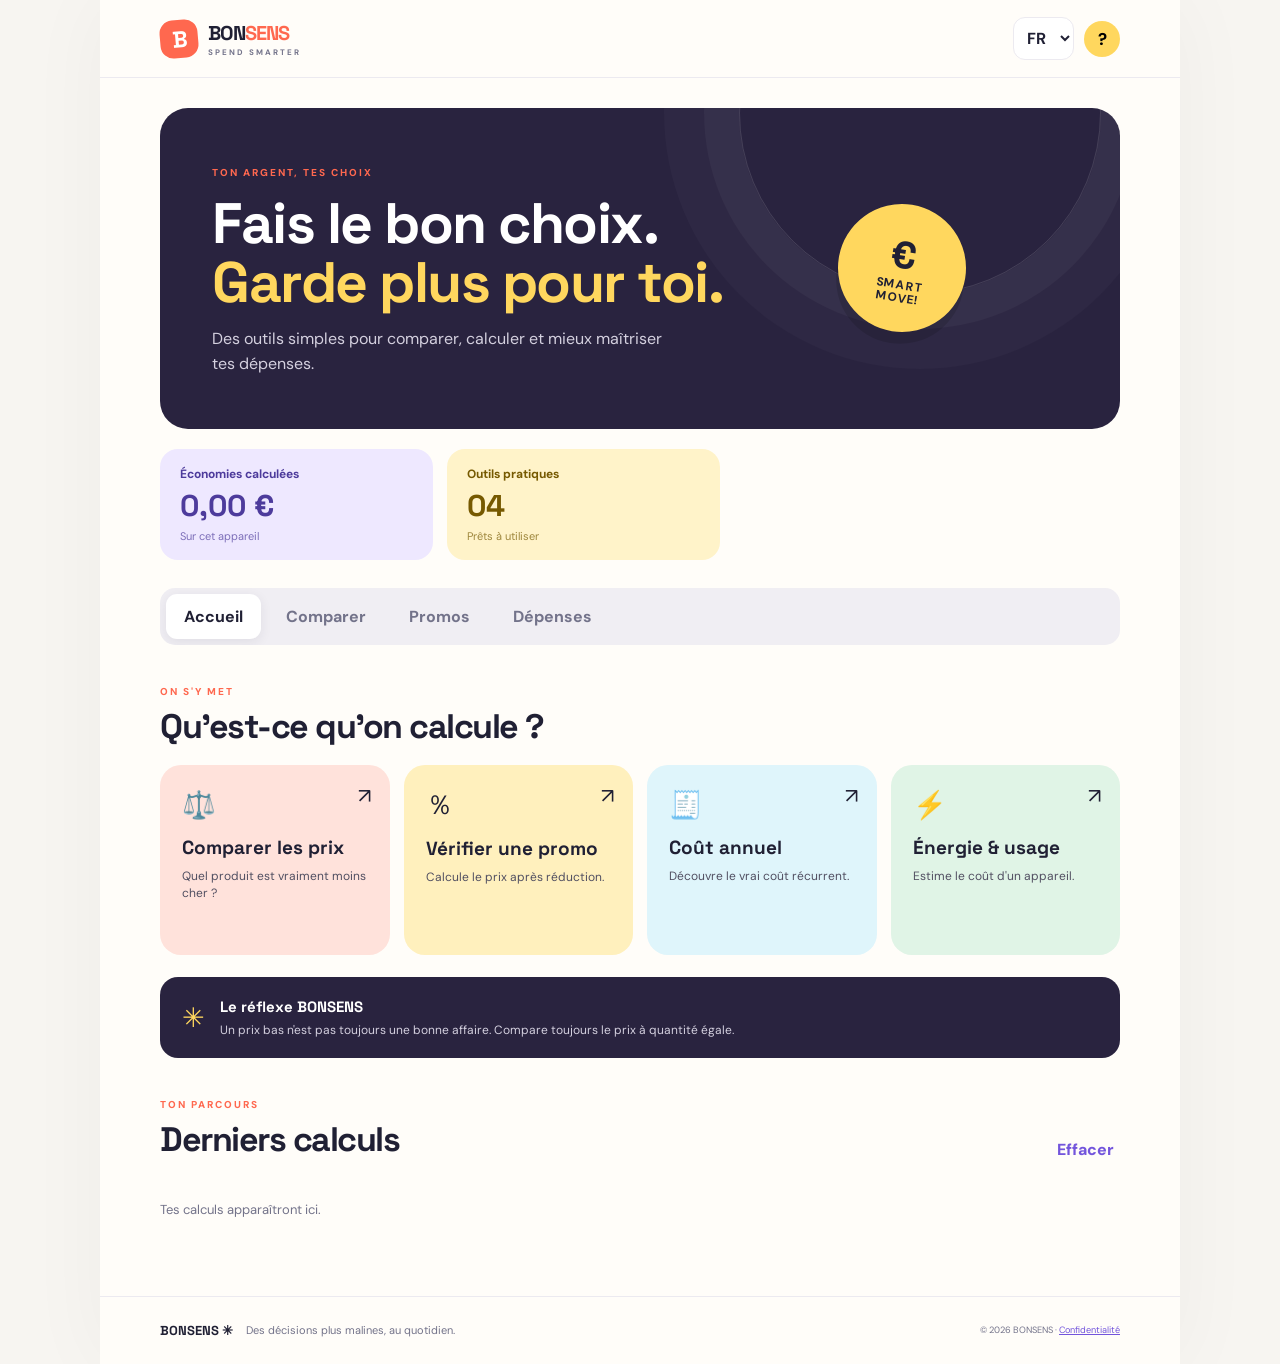
<file: index.html>
<!doctype html>
<html lang="fr">
<head>
  <meta charset="utf-8">
  <meta name="viewport" content="width=device-width, initial-scale=1, viewport-fit=cover">
  <meta name="theme-color" content="#ff684f">
  <meta name="description" content="BONSENS — compare, calcule et dépense mieux.">
  <link rel="manifest" href="manifest.webmanifest">
  <link rel="icon" href="assets/icon.svg" type="image/svg+xml">
  <link rel="apple-touch-icon" href="assets/icon-192.png">
  <link rel="stylesheet" href="styles.css">
  <title>BONSENS — Dépense moins. Choisis mieux.</title>
</head>
<body>
  <div class="app-shell">
    <header class="topbar">
      <a class="brand" href="#" aria-label="BONSENS accueil"><span class="brand-mark">B</span><span>BON<span class="brand-accent">SENS</span><small>SPEND SMARTER</small></span></a>
      <div class="top-actions">
        <select id="language" aria-label="Language"><option value="fr">FR</option><option value="en">EN</option></select>
        <button class="avatar" id="aboutBtn" aria-label="À propos">?</button>
      </div>
    </header>

    <main>
      <section class="hero">
        <div class="hero-copy">
          <span class="eyebrow" data-i18n="heroEyebrow">TON ARGENT, TES CHOIX</span>
          <h1 data-i18n="heroTitle">Fais le bon choix.<br><em>Garde plus pour toi.</em></h1>
          <p data-i18n="heroText">Des outils simples pour comparer, calculer et mieux maîtriser tes dépenses.</p>
        </div>
        <div class="hero-sticker" aria-hidden="true"><span>€</span><b>SMART<br>MOVE!</b></div>
      </section>

      <section class="quick-stats" aria-label="Résumé">
        <article class="stat-card stat-purple"><span data-i18n="savedLabel">Économies calculées</span><strong id="savedTotal">0,00 €</strong><small data-i18n="savedHint">Sur cet appareil</small></article>
        <article class="stat-card stat-yellow"><span data-i18n="toolLabel">Outils pratiques</span><strong>04</strong><small data-i18n="toolHint">Prêts à utiliser</small></article>
      </section>

      <nav class="tabs" aria-label="Navigation principale">
        <button class="tab active" data-page="home" data-i18n="navHome">Accueil</button>
        <button class="tab" data-page="compare" data-i18n="navCompare">Comparer</button>
        <button class="tab" data-page="discount" data-i18n="navDiscount">Promos</button>
        <button class="tab" data-page="costs" data-i18n="navCosts">Dépenses</button>
      </nav>

      <section id="page-home" class="page active">
        <div class="section-heading"><div><span class="eyebrow" data-i18n="startEyebrow">ON S'Y MET</span><h2 data-i18n="startTitle">Qu'est-ce qu'on calcule ?</h2></div></div>
        <div class="tool-grid">
          <button class="tool-card tool-coral" data-go="compare"><span class="tool-icon">⚖️</span><b data-i18n="compareTitle">Comparer les prix</b><small data-i18n="compareDesc">Quel produit est vraiment moins cher ?</small><span class="card-arrow">↗</span></button>
          <button class="tool-card tool-yellow" data-go="discount"><span class="tool-icon">％</span><b data-i18n="discountTitle">Vérifier une promo</b><small data-i18n="discountDesc">Calcule le prix après réduction.</small><span class="card-arrow">↗</span></button>
          <button class="tool-card tool-blue" data-go="costs"><span class="tool-icon">🧾</span><b data-i18n="costsTitle">Coût annuel</b><small data-i18n="costsDesc">Découvre le vrai coût récurrent.</small><span class="card-arrow">↗</span></button>
          <button class="tool-card tool-green" data-go="energy"><span class="tool-icon">⚡</span><b data-i18n="energyTitle">Énergie & usage</b><small data-i18n="energyDesc">Estime le coût d'un appareil.</small><span class="card-arrow">↗</span></button>
        </div>
        <div class="tip-card"><span class="tip-spark">✳</span><div><b data-i18n="tipTitle">Le réflexe BONSENS</b><p data-i18n="tipText">Un prix bas n'est pas toujours une bonne affaire. Compare toujours le prix à quantité égale.</p></div></div>
        <div class="section-heading recent-heading"><div><span class="eyebrow" data-i18n="historyEyebrow">TON PARCOURS</span><h2 data-i18n="historyTitle">Derniers calculs</h2></div><button class="text-button" id="clearHistory" data-i18n="clear">Effacer</button></div>
        <div id="history" class="history-list"><p class="empty" data-i18n="emptyHistory">Tes calculs apparaîtront ici.</p></div>
      </section>

      <section id="page-compare" class="page">
        <div class="page-intro"><span class="eyebrow" data-i18n="compareEyebrow">COMPARATEUR</span><h2 data-i18n="compareTitle">Comparer les prix</h2><p data-i18n="compareIntro">Entre les quantités et les prix. BONSENS calcule le coût pour une même unité.</p></div>
        <div class="form-card">
          <div class="field-grid">
            <label><span data-i18n="productA">Produit A</span><input id="aName" value="Produit A" maxlength="35"></label>
            <label><span data-i18n="price">Prix</span><div class="input-with-unit"><input id="aPrice" type="number" min="0" step="any" placeholder="4.50"><span class="currency">€</span></div></label>
            <label><span data-i18n="quantity">Quantité</span><input id="aQty" type="number" min="0.001" step="any" placeholder="750"></label>
            <label><span data-i18n="unit">Unité</span><select id="aUnit"><option value="g">g</option><option value="kg">kg</option><option value="ml">ml</option><option value="l">L</option><option value="unit">unité(s)</option></select></label>
            <label><span data-i18n="productB">Produit B</span><input id="bName" value="Produit B" maxlength="35"></label>
            <label><span data-i18n="price">Prix</span><div class="input-with-unit"><input id="bPrice" type="number" min="0" step="any" placeholder="5.20"><span class="currency">€</span></div></label>
            <label><span data-i18n="quantity">Quantité</span><input id="bQty" type="number" min="0.001" step="any" placeholder="1000"></label>
            <label><span data-i18n="unit">Unité</span><select id="bUnit"><option value="g">g</option><option value="kg">kg</option><option value="ml">ml</option><option value="l">L</option><option value="unit">unité(s)</option></select></label>
          </div>
          <button class="primary-btn" id="compareBtn" data-i18n="compareAction">Comparer les deux produits</button>
          <div id="compareResult" class="result-box" aria-live="polite"><span class="result-label" data-i18n="resultWaiting">TON RÉSULTAT APPARAÎTRA ICI</span></div>
        </div>
      </section>

      <section id="page-discount" class="page">
        <div class="page-intro"><span class="eyebrow" data-i18n="discountEyebrow">CALCULATEUR DE PROMO</span><h2 data-i18n="discountTitle">Vérifier une promo</h2><p data-i18n="discountIntro">Vérifie le prix final et le montant réellement économisé.</p></div>
        <div class="form-card">
          <label><span data-i18n="originalPrice">Prix initial</span><div class="input-with-unit"><input id="originalPrice" type="number" min="0" step="any" placeholder="80"><span class="currency">€</span></div></label>
          <label><span data-i18n="discountPercent">Réduction</span><div class="input-with-unit"><input id="discountPercent" type="number" min="0" max="100" step="any" placeholder="25"><span>%</span></div></label>
          <button class="primary-btn" id="discountBtn" data-i18n="calculate">Calculer</button>
          <div id="discountResult" class="result-box" aria-live="polite"><span class="result-label" data-i18n="resultWaiting">TON RÉSULTAT APPARAÎTRA ICI</span></div>
        </div>
      </section>

      <section id="page-costs" class="page">
        <div class="page-intro"><span class="eyebrow" data-i18n="costsEyebrow">DÉPENSES RÉCURRENTES</span><h2 data-i18n="costsTitle">Coût annuel</h2><p data-i18n="costsIntro">Un petit paiement régulier peut représenter une grosse somme sur l'année.</p></div>
        <div class="form-card">
          <label><span data-i18n="expenseName">Nom de la dépense</span><input id="expenseName" placeholder="Ex. abonnement vidéo"></label>
          <label><span data-i18n="amount">Montant payé</span><div class="input-with-unit"><input id="expenseAmount" type="number" min="0" step="any" placeholder="12.99"><span class="currency">€</span></div></label>
          <label><span data-i18n="frequency">Fréquence</span><select id="frequency"><option value="1" data-i18n="monthly">Chaque mois</option><option value="12" data-i18n="yearly">Chaque année</option><option value="52" data-i18n="weekly">Chaque semaine</option><option value="365" data-i18n="daily">Chaque jour</option></select></label>
          <button class="primary-btn" id="costBtn" data-i18n="calculate">Calculer</button>
          <div id="costResult" class="result-box" aria-live="polite"><span class="result-label" data-i18n="resultWaiting">TON RÉSULTAT APPARAÎTRA ICI</span></div>
        </div>
      </section>

      <section id="page-energy" class="page">
        <div class="page-intro"><span class="eyebrow" data-i18n="energyEyebrow">ÉNERGIE & USAGE</span><h2 data-i18n="energyTitle">Coût d'un appareil</h2><p data-i18n="energyIntro">Estime le coût électrique selon la puissance, la durée et ton tarif.</p></div>
        <div class="form-card">
          <label><span data-i18n="power">Puissance de l'appareil (W)</span><input id="power" type="number" min="0" step="any" placeholder="1000"></label>
          <label><span data-i18n="hours">Utilisation (heures par jour)</span><input id="hours" type="number" min="0" max="24" step="any" placeholder="2"></label>
          <label><span data-i18n="days">Nombre de jours</span><input id="days" type="number" min="0" step="1" value="30"></label>
          <label><span data-i18n="tariff">Tarif par kWh</span><div class="input-with-unit"><input id="tariff" type="number" min="0" step="any" placeholder="0.25"><span class="currency">€/kWh</span></div></label>
          <button class="primary-btn" id="energyBtn" data-i18n="calculate">Calculer</button>
          <div id="energyResult" class="result-box" aria-live="polite"><span class="result-label" data-i18n="resultWaiting">TON RÉSULTAT APPARAÎTRA ICI</span></div>
        </div>
      </section>
    </main>

    <footer><span class="footer-brand">BONSENS ✳</span><span data-i18n="footer">Des décisions plus malines, au quotidien.</span><small>© <span id="year"></span> BONSENS · <a href="privacy.html" data-i18n="privacy">Confidentialité</a></small></footer>
  </div>

  <dialog id="aboutDialog"><div class="dialog-content"><button class="dialog-close" id="closeDialog" aria-label="Fermer">×</button><span class="brand-mark">B</span><h2>BONSENS</h2><p data-i18n="aboutText">BONSENS t'aide à comparer et comprendre tes dépenses. Les calculs sont indicatifs et restent sur ton appareil.</p><p class="fine-print" data-i18n="aboutFine">Aucun prix de magasin n'est récupéré automatiquement. Vérifie toujours les informations auprès du vendeur.</p></div></dialog>
  <script src="app.js"></script>
</body>
</html>
</file>
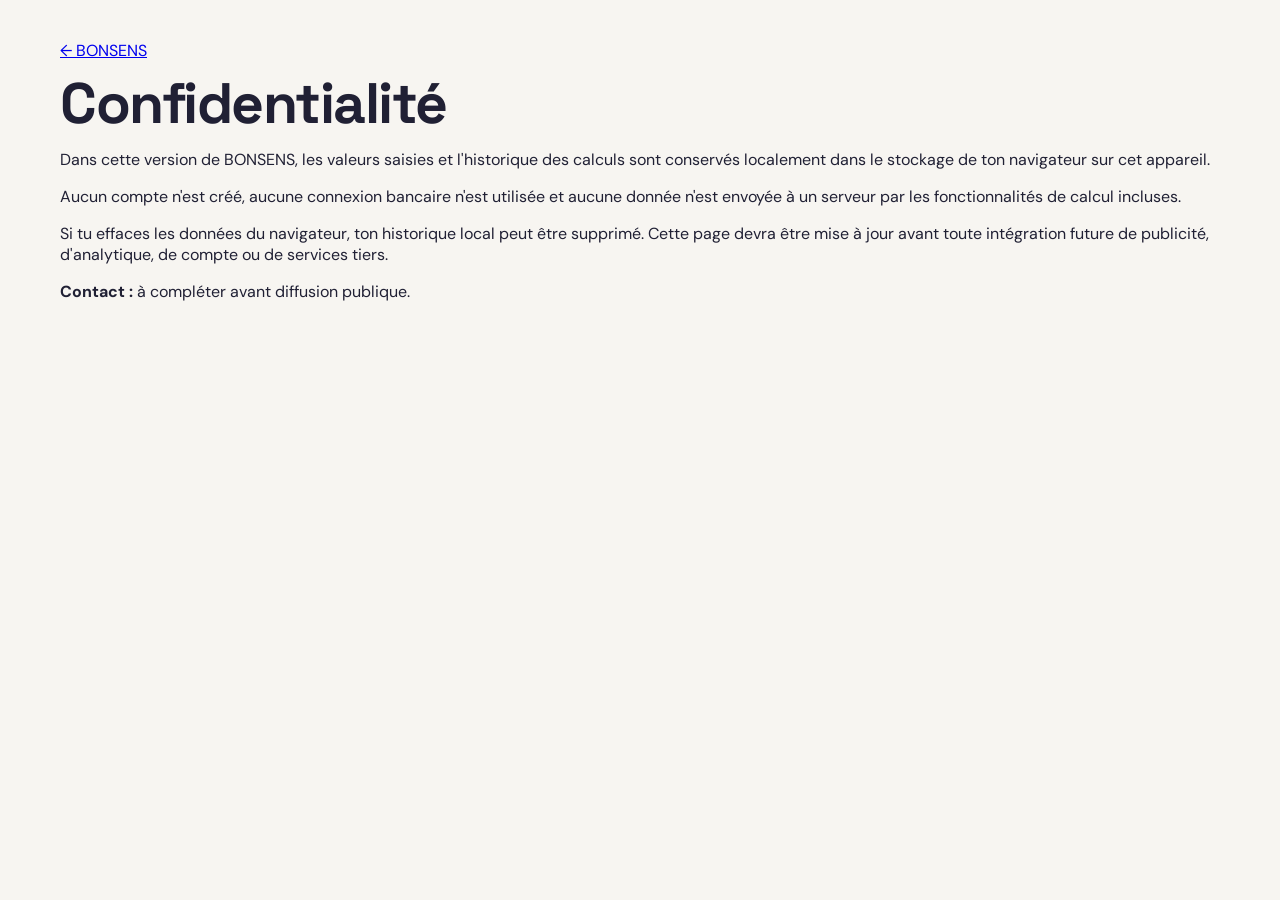
<file: privacy.html>
<!doctype html><html lang="fr"><meta charset="utf-8"><meta name="viewport" content="width=device-width,initial-scale=1"><meta name="theme-color" content="#ff684f"><title>Confidentialité — BONSENS</title><link rel="stylesheet" href="styles.css"><main style="padding-top:40px"><a href="index.html">← BONSENS</a><h1>Confidentialité</h1><p>Dans cette version de BONSENS, les valeurs saisies et l'historique des calculs sont conservés localement dans le stockage de ton navigateur sur cet appareil.</p><p>Aucun compte n'est créé, aucune connexion bancaire n'est utilisée et aucune donnée n'est envoyée à un serveur par les fonctionnalités de calcul incluses.</p><p>Si tu effaces les données du navigateur, ton historique local peut être supprimé. Cette page devra être mise à jour avant toute intégration future de publicité, d'analytique, de compte ou de services tiers.</p><p><strong>Contact :</strong> à compléter avant diffusion publique.</p></main></html>
</file>
<file: styles.css>
@import url('https://fonts.googleapis.com/css2?family=DM+Sans:wght@400;500;600;700;800&family=Space+Grotesk:wght@500;600;700&display=swap');
:root{--ink:#202034;--muted:#73738a;--coral:#ff684f;--purple:#7355dc;--yellow:#ffd75e;--blue:#63c8e8;--green:#a8e4bd;--paper:#fffdf9;--line:#eceaf0;--shadow:0 14px 40px rgba(40,34,70,.08)}
*{box-sizing:border-box}body{margin:0;background:#f7f5f1;color:var(--ink);font-family:"DM Sans",Arial,sans-serif}.app-shell{max-width:1080px;margin:auto;background:var(--paper);min-height:100vh;box-shadow:0 0 80px rgba(25,20,45,.04)}.topbar{height:78px;padding:0 clamp(20px,5vw,60px);display:flex;align-items:center;justify-content:space-between;border-bottom:1px solid var(--line)}.brand{display:flex;gap:10px;align-items:center;text-decoration:none;color:var(--ink);font:800 20px "Space Grotesk",sans-serif;letter-spacing:-1px}.brand-mark{display:grid;place-items:center;width:38px;height:38px;background:var(--coral);color:white;border-radius:13px;font:700 23px "Space Grotesk";transform:rotate(-5deg)}.brand-accent{color:var(--coral)}.brand small{display:block;font:700 8px "DM Sans";letter-spacing:2px;color:var(--muted);margin-top:1px}.top-actions{display:flex;gap:10px;align-items:center}select,button,input{font:inherit}.top-actions select{border:1px solid var(--line);border-radius:12px;padding:9px;background:white;color:var(--ink);font-weight:700}.avatar{border:0;border-radius:50%;width:36px;height:36px;background:var(--yellow);font-weight:800;font-size:17px;cursor:pointer}
main{padding:0 clamp(20px,5vw,60px) 55px}.hero{position:relative;overflow:hidden;margin:30px 0 20px;padding:clamp(28px,5vw,52px);border-radius:28px;background:#29233f;color:white;min-height:250px;display:flex;align-items:center}.hero:after{content:"";position:absolute;width:360px;height:360px;border:1px solid rgba(255,255,255,.13);border-radius:50%;right:2%;top:-55%;box-shadow:0 0 0 35px rgba(255,255,255,.035),0 0 0 75px rgba(255,255,255,.025)}.hero-copy{position:relative;z-index:1;max-width:610px}.eyebrow{font-size:10px;letter-spacing:2px;font-weight:800;color:var(--coral)}h1,h2{font-family:"Space Grotesk",sans-serif;letter-spacing:-1.5px}h1{font-size:clamp(34px,5.5vw,57px);line-height:1.04;margin:13px 0}.hero h1 em{font-style:normal;color:var(--yellow)}.hero p{color:#d4d0df;max-width:450px;line-height:1.6;margin:0}.hero-sticker{position:absolute;right:9%;top:50%;transform:translateY(-50%) rotate(9deg);z-index:1;width:128px;height:128px;border-radius:50%;background:var(--yellow);color:var(--ink);display:flex;flex-direction:column;align-items:center;justify-content:center;box-shadow:0 12px 0 rgba(0,0,0,.13)}.hero-sticker span{font:700 38px "Space Grotesk"}.hero-sticker b{font-size:12px;line-height:1.1;text-align:center;letter-spacing:1px}.quick-stats{display:grid;grid-template-columns:1fr 1fr;gap:14px;margin:18px 0 28px}.stat-card{border-radius:18px;padding:17px 20px;display:flex;flex-direction:column;gap:4px}.stat-card span{font-size:12px;font-weight:700}.stat-card strong{font:700 clamp(22px,3vw,30px) "Space Grotesk"}.stat-card small{font-size:11px;opacity:.7}.stat-purple{background:#eee8ff;color:#4d3b9c}.stat-yellow{background:#fff3c9;color:#765900}.tabs{display:flex;gap:7px;padding:6px;background:#f0eef3;border-radius:15px;margin-bottom:34px;overflow:auto}.tab{border:0;background:transparent;padding:12px 18px;border-radius:11px;color:var(--muted);font-weight:700;white-space:nowrap;cursor:pointer}.tab.active{background:white;color:var(--ink);box-shadow:0 3px 12px rgba(40,34,70,.08)}.page{display:none}.page.active{display:block}.section-heading{display:flex;align-items:end;justify-content:space-between;margin:0 0 17px}.section-heading h2,.page-intro h2{font-size:clamp(25px,4vw,34px);margin:5px 0 0}.tool-grid{display:grid;grid-template-columns:repeat(2,1fr);gap:14px}.tool-card{position:relative;min-height:175px;border:0;border-radius:21px;padding:22px;text-align:left;display:flex;flex-direction:column;align-items:flex-start;gap:8px;color:var(--ink);cursor:pointer;transition:transform .18s,box-shadow .18s}.tool-card:hover{transform:translateY(-3px);box-shadow:var(--shadow)}.tool-icon{font-size:27px;margin-bottom:5px}.tool-card b{font:700 19px "Space Grotesk"}.tool-card small{font-size:12px;max-width:220px;line-height:1.45;color:#514f61}.tool-coral{background:#ffe2db}.tool-yellow{background:#fff0bd}.tool-blue{background:#dff5fb}.tool-green{background:#e0f4e6}.card-arrow{position:absolute;right:19px;top:17px;font-size:21px}.tip-card{display:flex;gap:15px;align-items:center;background:#29233f;color:white;border-radius:18px;padding:19px 22px;margin:22px 0 34px}.tip-spark{font-size:27px;color:var(--yellow)}.tip-card b{font:700 15px "Space Grotesk"}.tip-card p{font-size:12px;color:#d4d0df;margin:4px 0 0;line-height:1.5}.recent-heading{margin-top:10px}.text-button{border:0;background:transparent;color:var(--purple);font-weight:800;cursor:pointer}.history-list{display:grid;gap:9px}.history-item{display:flex;justify-content:space-between;align-items:center;padding:14px 16px;border:1px solid var(--line);border-radius:14px;background:white}.history-item b{font-size:13px}.history-item small{display:block;color:var(--muted);font-size:11px;margin-top:3px}.history-item strong{font:700 15px "Space Grotesk"}.empty{color:var(--muted);font-size:13px;padding:10px 0}.page-intro{margin:4px 0 22px}.page-intro p{color:var(--muted);font-size:14px;line-height:1.6;max-width:620px}.form-card{background:white;border:1px solid var(--line);border-radius:22px;padding:clamp(18px,3vw,28px);box-shadow:var(--shadow);max-width:780px}.field-grid{display:grid;grid-template-columns:repeat(2,1fr);gap:16px}.form-card label{display:flex;flex-direction:column;gap:7px;margin-bottom:16px;font-size:12px;font-weight:800;color:#55536a}.field-grid label{margin:0}.form-card input,.form-card select{width:100%;border:1px solid #e7e4ed;border-radius:11px;padding:13px 12px;background:#fffefa;color:var(--ink);outline:none;min-width:0}.form-card input:focus,.form-card select:focus{border-color:var(--purple);box-shadow:0 0 0 3px rgba(115,85,220,.12)}.input-with-unit{display:flex;align-items:center;border:1px solid #e7e4ed;border-radius:11px;background:#fffefa;padding-right:12px}.input-with-unit input{border:0;background:transparent;box-shadow:none!important}.input-with-unit span{font-size:12px;color:var(--muted);white-space:nowrap}.primary-btn{width:100%;border:0;border-radius:12px;padding:15px;background:var(--coral);color:white;font-weight:800;margin-top:20px;cursor:pointer;box-shadow:0 5px 0 #df4d37;transition:transform .12s}.primary-btn:active{transform:translateY(3px);box-shadow:0 2px 0 #df4d37}.result-box{margin-top:18px;background:#f4f0ff;border-radius:15px;padding:18px;min-height:74px;color:#43347e}.result-label{font-size:10px;font-weight:800;letter-spacing:1.3px;color:#7b6ab5}.result-main{font:700 25px "Space Grotesk";margin:7px 0}.result-detail{font-size:12px;line-height:1.55;color:#62588a}.winner{color:#257b50;font-weight:800}.result-saved{display:inline-block;background:#d8f2df;color:#226b43;padding:5px 9px;border-radius:8px;font-size:11px;font-weight:800;margin-top:9px}footer{border-top:1px solid var(--line);padding:25px clamp(20px,5vw,60px);display:flex;gap:13px;align-items:center;flex-wrap:wrap;color:var(--muted);font-size:11px}footer small{margin-left:auto}footer a{color:var(--purple)}.footer-brand{font:800 13px "Space Grotesk";color:var(--ink)}dialog{border:0;border-radius:22px;max-width:420px;width:calc(100% - 32px);padding:0;box-shadow:0 20px 80px rgba(20,15,40,.25)}dialog::backdrop{background:rgba(22,18,40,.55)}.dialog-content{padding:30px;position:relative}.dialog-content h2{margin:14px 0 5px}.dialog-content p{font-size:13px;line-height:1.6;color:var(--muted)}.dialog-content .fine-print{font-size:11px}.dialog-close{position:absolute;right:16px;top:12px;border:0;background:#f1eef5;border-radius:50%;width:30px;height:30px;font-size:20px;cursor:pointer}
@media(max-width:620px){.topbar{height:66px}.hero{min-height:260px;padding:27px 23px;align-items:flex-start}.hero-copy{max-width:100%}.hero-sticker{width:80px;height:80px;right:18px;bottom:16px;top:auto;transform:none}.hero-sticker span{font-size:25px}.hero-sticker b{font-size:8px}.hero p{max-width:80%;font-size:13px}.quick-stats{gap:9px}.stat-card{padding:14px}.tool-grid{gap:10px}.tool-card{padding:17px;min-height:165px}.tool-card b{font-size:16px}.tool-card small{font-size:11px}.tabs{margin-bottom:27px}.tab{padding:11px 14px;font-size:12px}.field-grid{gap:12px}.field-grid label{min-width:0}.form-card{padding:17px}.form-card input,.form-card select{padding:12px 9px;font-size:14px}footer small{margin-left:0;width:100%}}
@media(min-width:800px){.tool-grid{grid-template-columns:repeat(4,1fr)}.tool-card{min-height:190px}.quick-stats{max-width:560px}.hero-sticker{right:16%}}
</file>
